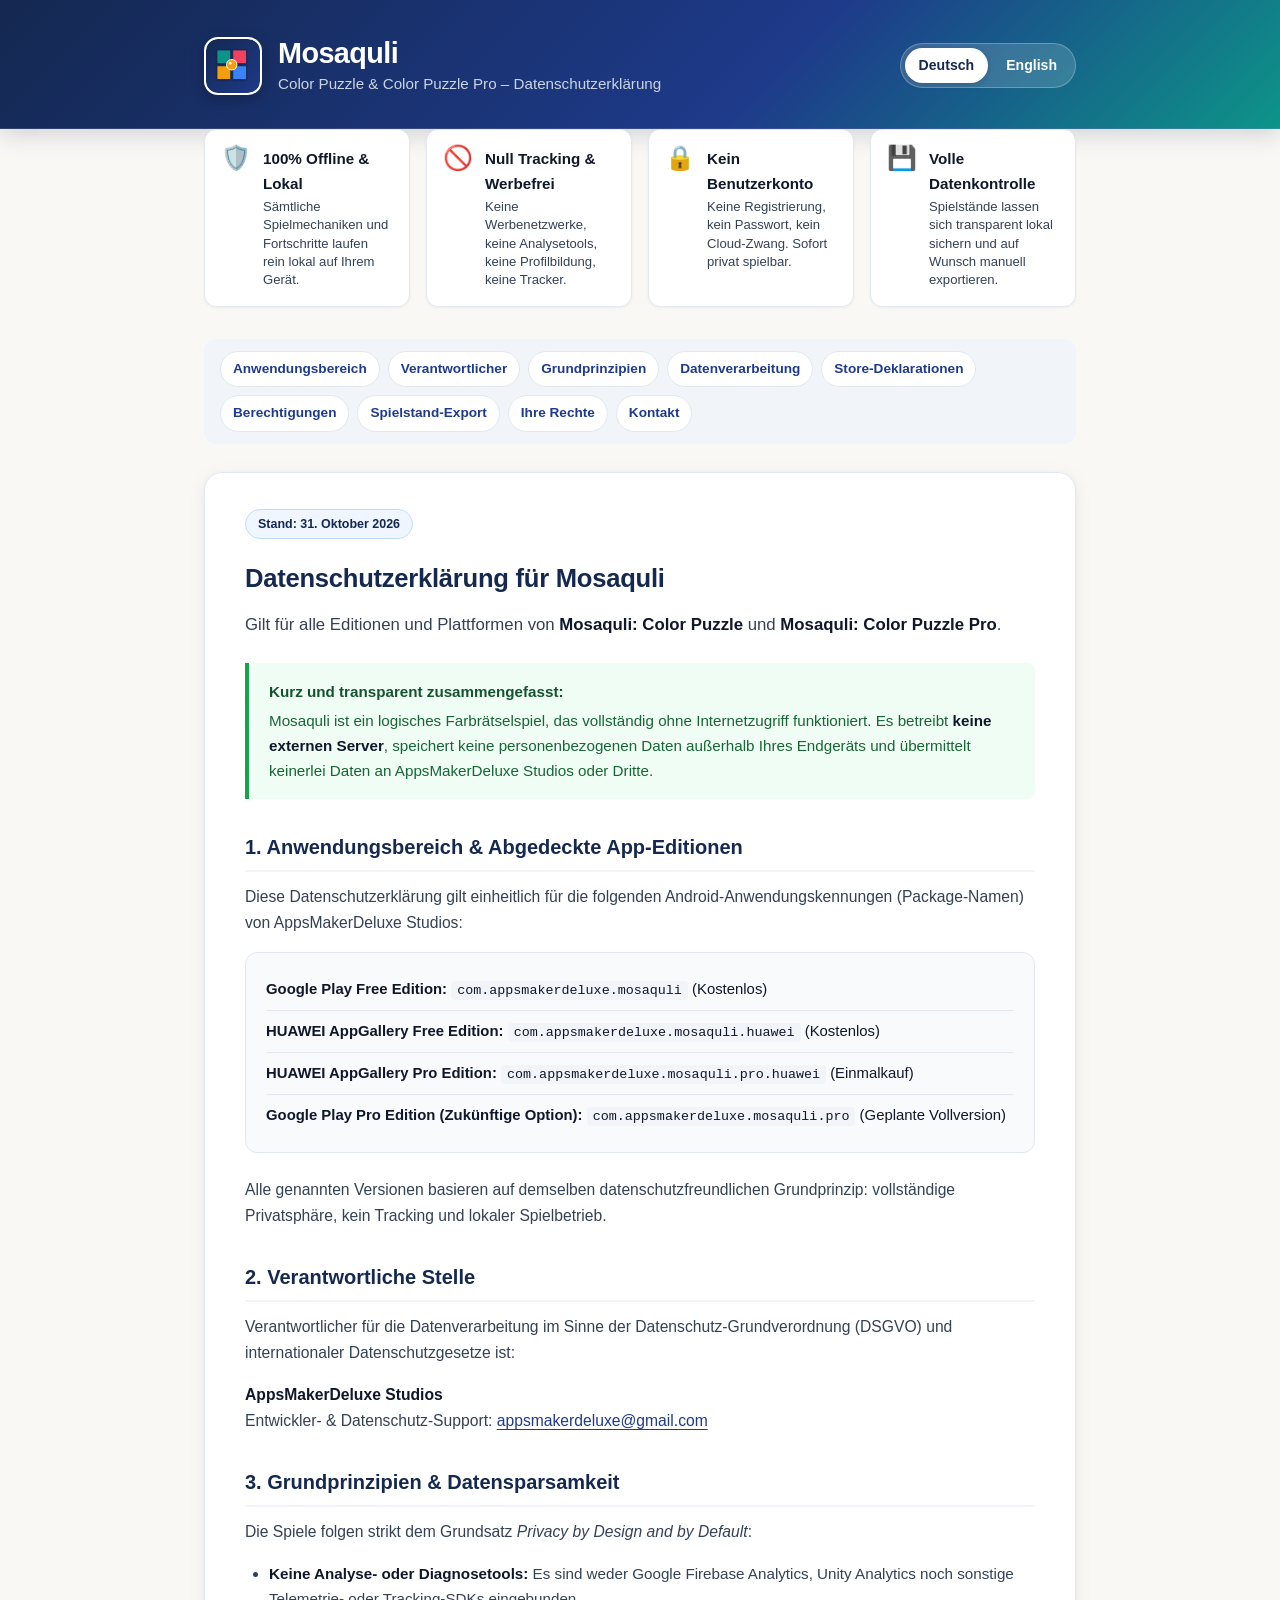
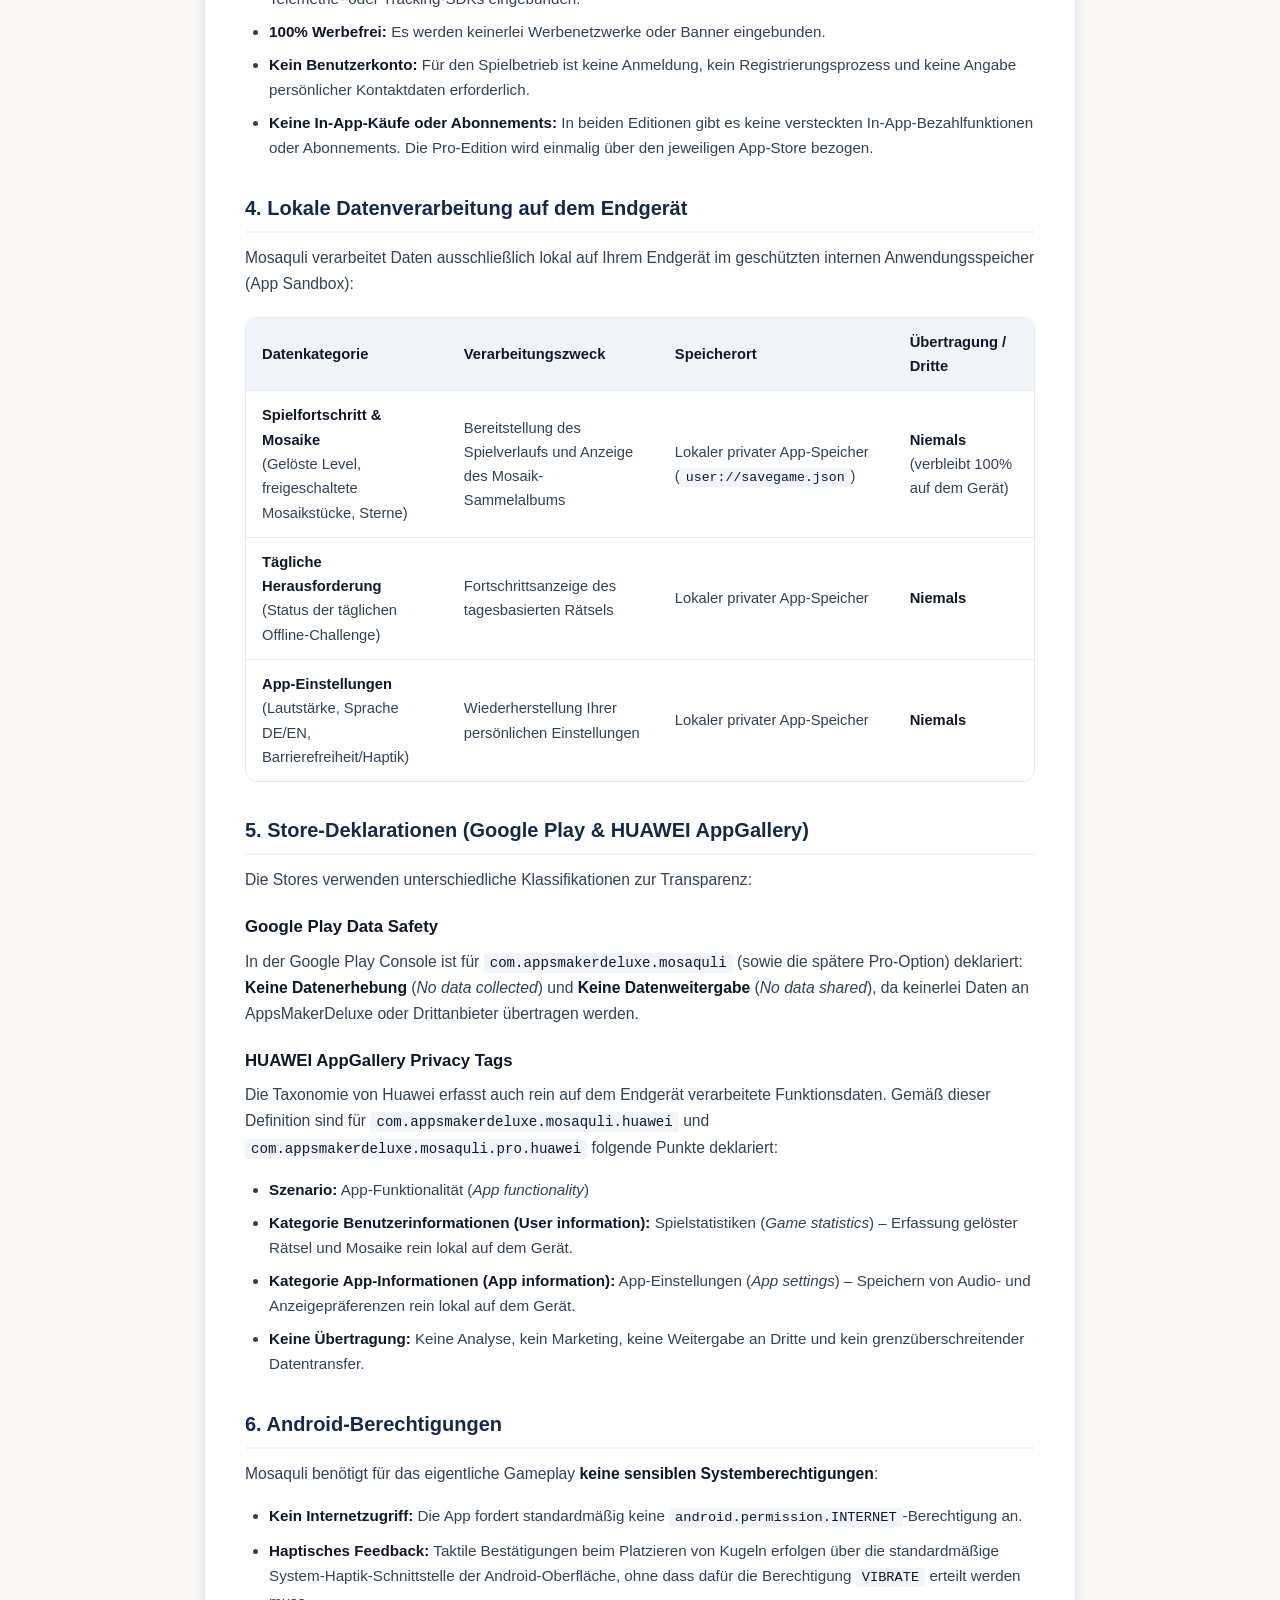
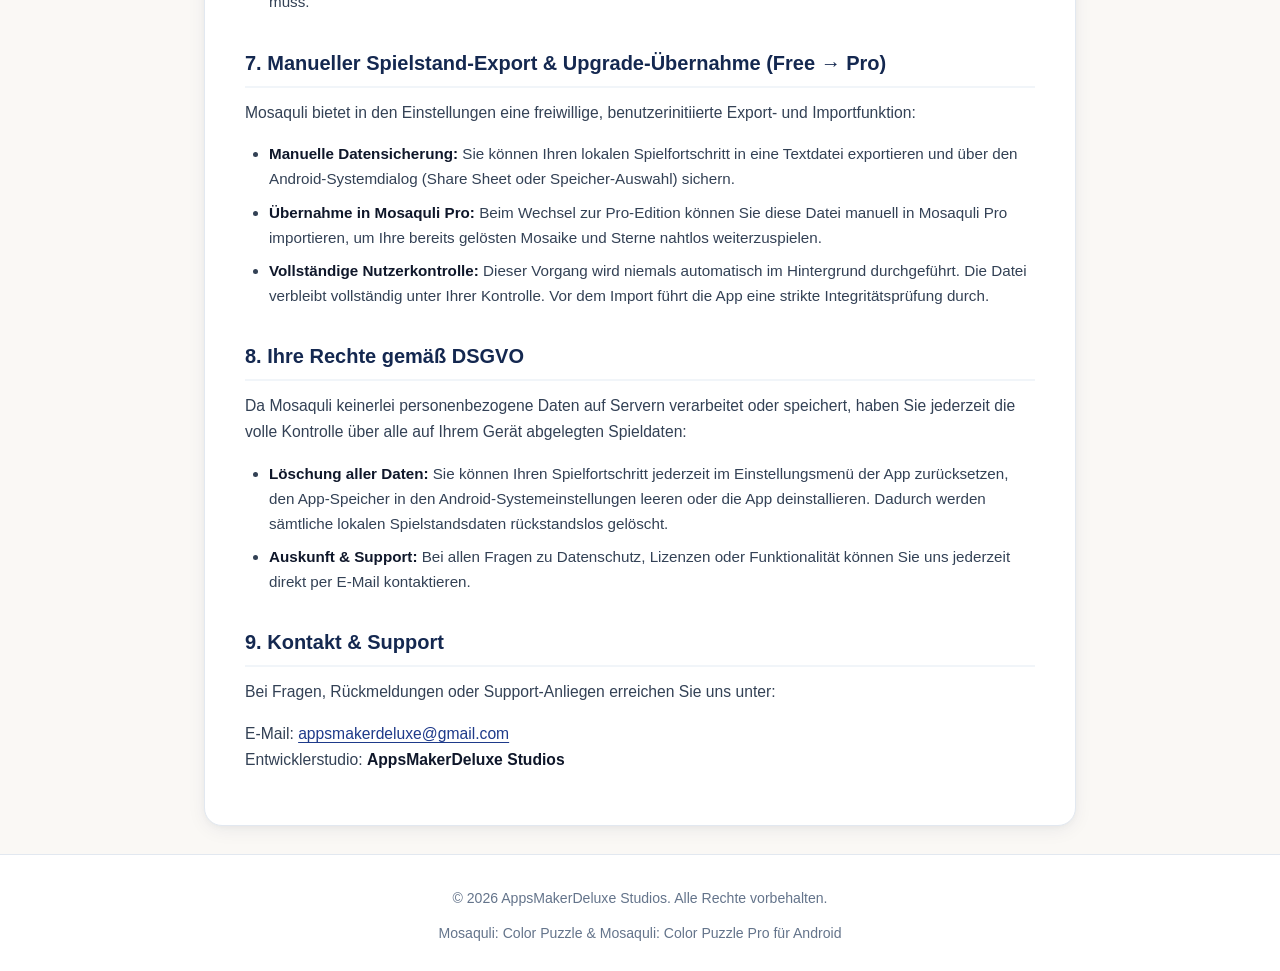
<file: index.html>
<!doctype html>
<html lang="de">
<head>
  <meta charset="utf-8">
  <meta name="viewport" content="width=device-width, initial-scale=1">
  <title>Mosaquli – Datenschutzerklärung &amp; Support</title>
  <meta name="description" content="Offizielle Datenschutzerklärung und Support-Informationen für Mosaquli: Color Puzzle und Mosaquli: Color Puzzle Pro von AppsMakerDeluxe Studios. 100% offline, werbefrei, ohne Tracking.">
  <link rel="stylesheet" href="assets/site.css">
  <link rel="icon" type="image/svg+xml" href="assets/icon.svg">
</head>
<body>

<header>
  <div class="wrap">
    <div class="header-inner">
      <div class="brand-wrap">
        <img src="assets/icon.svg" alt="Mosaquli Icon" class="brand-icon">
        <div>
          <div class="brand-title">Mosaquli</div>
          <div class="brand-subtitle">Color Puzzle &amp; Color Puzzle Pro – Datenschutzerklärung</div>
        </div>
      </div>
      <nav class="lang-switcher" aria-label="Sprachauswahl">
        <a href="index.html" class="lang-btn active">Deutsch</a>
        <a href="en/index.html" class="lang-btn">English</a>
      </nav>
    </div>
  </div>
</header>

<main class="wrap">

  <!-- Trust Badges -->
  <section class="trust-grid" aria-label="Kernmerkmale zum Datenschutz">
    <div class="trust-badge">
      <div class="trust-icon">🛡️</div>
      <div>
        <div class="trust-title">100% Offline &amp; Lokal</div>
        <div class="trust-desc">Sämtliche Spielmechaniken und Fortschritte laufen rein lokal auf Ihrem Gerät.</div>
      </div>
    </div>
    <div class="trust-badge">
      <div class="trust-icon">🚫</div>
      <div>
        <div class="trust-title">Null Tracking &amp; Werbefrei</div>
        <div class="trust-desc">Keine Werbenetzwerke, keine Analysetools, keine Profilbildung, keine Tracker.</div>
      </div>
    </div>
    <div class="trust-badge">
      <div class="trust-icon">🔒</div>
      <div>
        <div class="trust-title">Kein Benutzerkonto</div>
        <div class="trust-desc">Keine Registrierung, kein Passwort, kein Cloud-Zwang. Sofort privat spielbar.</div>
      </div>
    </div>
    <div class="trust-badge">
      <div class="trust-icon">💾</div>
      <div>
        <div class="trust-title">Volle Datenkontrolle</div>
        <div class="trust-desc">Spielstände lassen sich transparent lokal sichern und auf Wunsch manuell exportieren.</div>
      </div>
    </div>
  </section>

  <!-- Quick Nav -->
  <nav class="nav-pills" aria-label="Abschnittsnavigation">
    <a href="#anwendungsbereich" class="nav-pill">Anwendungsbereich</a>
    <a href="#verantwortlicher" class="nav-pill">Verantwortlicher</a>
    <a href="#grundprinzipien" class="nav-pill">Grundprinzipien</a>
    <a href="#datenverarbeitung" class="nav-pill">Datenverarbeitung</a>
    <a href="#store-tags" class="nav-pill">Store-Deklarationen</a>
    <a href="#berechtigungen" class="nav-pill">Berechtigungen</a>
    <a href="#export-import" class="nav-pill">Spielstand-Export</a>
    <a href="#dsgvo" class="nav-pill">Ihre Rechte</a>
    <a href="#kontakt" class="nav-pill">Kontakt</a>
  </nav>

  <!-- Main Policy Card -->
  <article class="card">
    <span class="tag-badge">Stand: 31. Oktober 2026</span>
    <h1 class="card-title">Datenschutzerklärung für Mosaquli</h1>
    <div class="subtitle-edition">Gilt für alle Editionen und Plattformen von <strong>Mosaquli: Color Puzzle</strong> und <strong>Mosaquli: Color Puzzle Pro</strong>.</div>

    <div class="info-box">
      <div class="info-box-title">Kurz und transparent zusammengefasst:</div>
      Mosaquli ist ein logisches Farbrätselspiel, das vollständig ohne Internetzugriff funktioniert. Es betreibt <strong>keine externen Server</strong>, speichert keine personenbezogenen Daten außerhalb Ihres Endgeräts und übermittelt keinerlei Daten an AppsMakerDeluxe Studios oder Dritte.
    </div>

    <section id="anwendungsbereich">
      <h2>1. Anwendungsbereich &amp; Abgedeckte App-Editionen</h2>
      <p>Diese Datenschutzerklärung gilt einheitlich für die folgenden Android-Anwendungskennungen (Package-Namen) von AppsMakerDeluxe Studios:</p>
      <div class="package-matrix">
        <div class="package-item">
          <strong>Google Play Free Edition:</strong> <code>com.appsmakerdeluxe.mosaquli</code> (Kostenlos)
        </div>
        <div class="package-item">
          <strong>HUAWEI AppGallery Free Edition:</strong> <code>com.appsmakerdeluxe.mosaquli.huawei</code> (Kostenlos)
        </div>
        <div class="package-item">
          <strong>HUAWEI AppGallery Pro Edition:</strong> <code>com.appsmakerdeluxe.mosaquli.pro.huawei</code> (Einmalkauf)
        </div>
        <div class="package-item">
          <strong>Google Play Pro Edition (Zukünftige Option):</strong> <code>com.appsmakerdeluxe.mosaquli.pro</code> (Geplante Vollversion)
        </div>
      </div>
      <p>Alle genannten Versionen basieren auf demselben datenschutzfreundlichen Grundprinzip: vollständige Privatsphäre, kein Tracking und lokaler Spielbetrieb.</p>
    </section>

    <section id="verantwortlicher">
      <h2>2. Verantwortliche Stelle</h2>
      <p>Verantwortlicher für die Datenverarbeitung im Sinne der Datenschutz-Grundverordnung (DSGVO) und internationaler Datenschutzgesetze ist:</p>
      <p>
        <strong>AppsMakerDeluxe Studios</strong><br>
        Entwickler- &amp; Datenschutz-Support: <a href="mailto:appsmakerdeluxe@gmail.com">appsmakerdeluxe@gmail.com</a>
      </p>
    </section>

    <section id="grundprinzipien">
      <h2>3. Grundprinzipien &amp; Datensparsamkeit</h2>
      <p>Die Spiele folgen strikt dem Grundsatz <em>Privacy by Design and by Default</em>:</p>
      <ul>
        <li><strong>Keine Analyse- oder Diagnosetools:</strong> Es sind weder Google Firebase Analytics, Unity Analytics noch sonstige Telemetrie- oder Tracking-SDKs eingebunden.</li>
        <li><strong>100% Werbefrei:</strong> Es werden keinerlei Werbenetzwerke oder Banner eingebunden.</li>
        <li><strong>Kein Benutzerkonto:</strong> Für den Spielbetrieb ist keine Anmeldung, kein Registrierungsprozess und keine Angabe persönlicher Kontaktdaten erforderlich.</li>
        <li><strong>Keine In-App-Käufe oder Abonnements:</strong> In beiden Editionen gibt es keine versteckten In-App-Bezahlfunktionen oder Abonnements. Die Pro-Edition wird einmalig über den jeweiligen App-Store bezogen.</li>
      </ul>
    </section>

    <section id="datenverarbeitung">
      <h2>4. Lokale Datenverarbeitung auf dem Endgerät</h2>
      <p>Mosaquli verarbeitet Daten ausschließlich lokal auf Ihrem Endgerät im geschützten internen Anwendungsspeicher (App Sandbox):</p>
      <div class="table-wrap">
        <table>
          <thead>
            <tr>
              <th>Datenkategorie</th>
              <th>Verarbeitungszweck</th>
              <th>Speicherort</th>
              <th>Übertragung / Dritte</th>
            </tr>
          </thead>
          <tbody>
            <tr>
              <td><strong>Spielfortschritt &amp; Mosaike</strong><br>(Gelöste Level, freigeschaltete Mosaikstücke, Sterne)</td>
              <td>Bereitstellung des Spielverlaufs und Anzeige des Mosaik-Sammelalbums</td>
              <td>Lokaler privater App-Speicher (<code>user://savegame.json</code>)</td>
              <td><strong>Niemals</strong> (verbleibt 100% auf dem Gerät)</td>
            </tr>
            <tr>
              <td><strong>Tägliche Herausforderung</strong><br>(Status der täglichen Offline-Challenge)</td>
              <td>Fortschrittsanzeige des tagesbasierten Rätsels</td>
              <td>Lokaler privater App-Speicher</td>
              <td><strong>Niemals</strong></td>
            </tr>
            <tr>
              <td><strong>App-Einstellungen</strong><br>(Lautstärke, Sprache DE/EN, Barrierefreiheit/Haptik)</td>
              <td>Wiederherstellung Ihrer persönlichen Einstellungen</td>
              <td>Lokaler privater App-Speicher</td>
              <td><strong>Niemals</strong></td>
            </tr>
          </tbody>
        </table>
      </div>
    </section>

    <section id="store-tags">
      <h2>5. Store-Deklarationen (Google Play &amp; HUAWEI AppGallery)</h2>
      <p>Die Stores verwenden unterschiedliche Klassifikationen zur Transparenz:</p>
      <h3>Google Play Data Safety</h3>
      <p>In der Google Play Console ist für <code>com.appsmakerdeluxe.mosaquli</code> (sowie die spätere Pro-Option) deklariert: <strong>Keine Datenerhebung</strong> (<em>No data collected</em>) und <strong>Keine Datenweitergabe</strong> (<em>No data shared</em>), da keinerlei Daten an AppsMakerDeluxe oder Drittanbieter übertragen werden.</p>

      <h3>HUAWEI AppGallery Privacy Tags</h3>
      <p>Die Taxonomie von Huawei erfasst auch rein auf dem Endgerät verarbeitete Funktionsdaten. Gemäß dieser Definition sind für <code>com.appsmakerdeluxe.mosaquli.huawei</code> und <code>com.appsmakerdeluxe.mosaquli.pro.huawei</code> folgende Punkte deklariert:</p>
      <ul>
        <li><strong>Szenario:</strong> App-Funktionalität (<em>App functionality</em>)</li>
        <li><strong>Kategorie Benutzerinformationen (User information):</strong> Spielstatistiken (<em>Game statistics</em>) – Erfassung gelöster Rätsel und Mosaike rein lokal auf dem Gerät.</li>
        <li><strong>Kategorie App-Informationen (App information):</strong> App-Einstellungen (<em>App settings</em>) – Speichern von Audio- und Anzeigepräferenzen rein lokal auf dem Gerät.</li>
        <li><strong>Keine Übertragung:</strong> Keine Analyse, kein Marketing, keine Weitergabe an Dritte und kein grenzüberschreitender Datentransfer.</li>
      </ul>
    </section>

    <section id="berechtigungen">
      <h2>6. Android-Berechtigungen</h2>
      <p>Mosaquli benötigt für das eigentliche Gameplay <strong>keine sensiblen Systemberechtigungen</strong>:</p>
      <ul>
        <li><strong>Kein Internetzugriff:</strong> Die App fordert standardmäßig keine <code>android.permission.INTERNET</code>-Berechtigung an.</li>
        <li><strong>Haptisches Feedback:</strong> Taktile Bestätigungen beim Platzieren von Kugeln erfolgen über die standardmäßige System-Haptik-Schnittstelle der Android-Oberfläche, ohne dass dafür die Berechtigung <code>VIBRATE</code> erteilt werden muss.</li>
      </ul>
    </section>

    <section id="export-import">
      <h2>7. Manueller Spielstand-Export &amp; Upgrade-Übernahme (Free &rarr; Pro)</h2>
      <p>Mosaquli bietet in den Einstellungen eine freiwillige, benutzerinitiierte Export- und Importfunktion:</p>
      <ul>
        <li><strong>Manuelle Datensicherung:</strong> Sie können Ihren lokalen Spielfortschritt in eine Textdatei exportieren und über den Android-Systemdialog (Share Sheet oder Speicher-Auswahl) sichern.</li>
        <li><strong>Übernahme in Mosaquli Pro:</strong> Beim Wechsel zur Pro-Edition können Sie diese Datei manuell in Mosaquli Pro importieren, um Ihre bereits gelösten Mosaike und Sterne nahtlos weiterzuspielen.</li>
        <li><strong>Vollständige Nutzerkontrolle:</strong> Dieser Vorgang wird niemals automatisch im Hintergrund durchgeführt. Die Datei verbleibt vollständig unter Ihrer Kontrolle. Vor dem Import führt die App eine strikte Integritätsprüfung durch.</li>
      </ul>
    </section>

    <section id="dsgvo">
      <h2>8. Ihre Rechte gemäß DSGVO</h2>
      <p>Da Mosaquli keinerlei personenbezogene Daten auf Servern verarbeitet oder speichert, haben Sie jederzeit die volle Kontrolle über alle auf Ihrem Gerät abgelegten Spieldaten:</p>
      <ul>
        <li><strong>Löschung aller Daten:</strong> Sie können Ihren Spielfortschritt jederzeit im Einstellungsmenü der App zurücksetzen, den App-Speicher in den Android-Systemeinstellungen leeren oder die App deinstallieren. Dadurch werden sämtliche lokalen Spielstandsdaten rückstandslos gelöscht.</li>
        <li><strong>Auskunft &amp; Support:</strong> Bei allen Fragen zu Datenschutz, Lizenzen oder Funktionalität können Sie uns jederzeit direkt per E-Mail kontaktieren.</li>
      </ul>
    </section>

    <section id="kontakt">
      <h2>9. Kontakt &amp; Support</h2>
      <p>Bei Fragen, Rückmeldungen oder Support-Anliegen erreichen Sie uns unter:</p>
      <p>
        E-Mail: <a href="mailto:appsmakerdeluxe@gmail.com">appsmakerdeluxe@gmail.com</a><br>
        Entwicklerstudio: <strong>AppsMakerDeluxe Studios</strong>
      </p>
    </section>

  </article>

</main>

<footer>
  <div class="wrap footer-inner">
    <div>&copy; 2026 AppsMakerDeluxe Studios. Alle Rechte vorbehalten.</div>
    <div>Mosaquli: Color Puzzle &amp; Mosaquli: Color Puzzle Pro für Android</div>
  </div>
</footer>

</body>
</html>
</file>
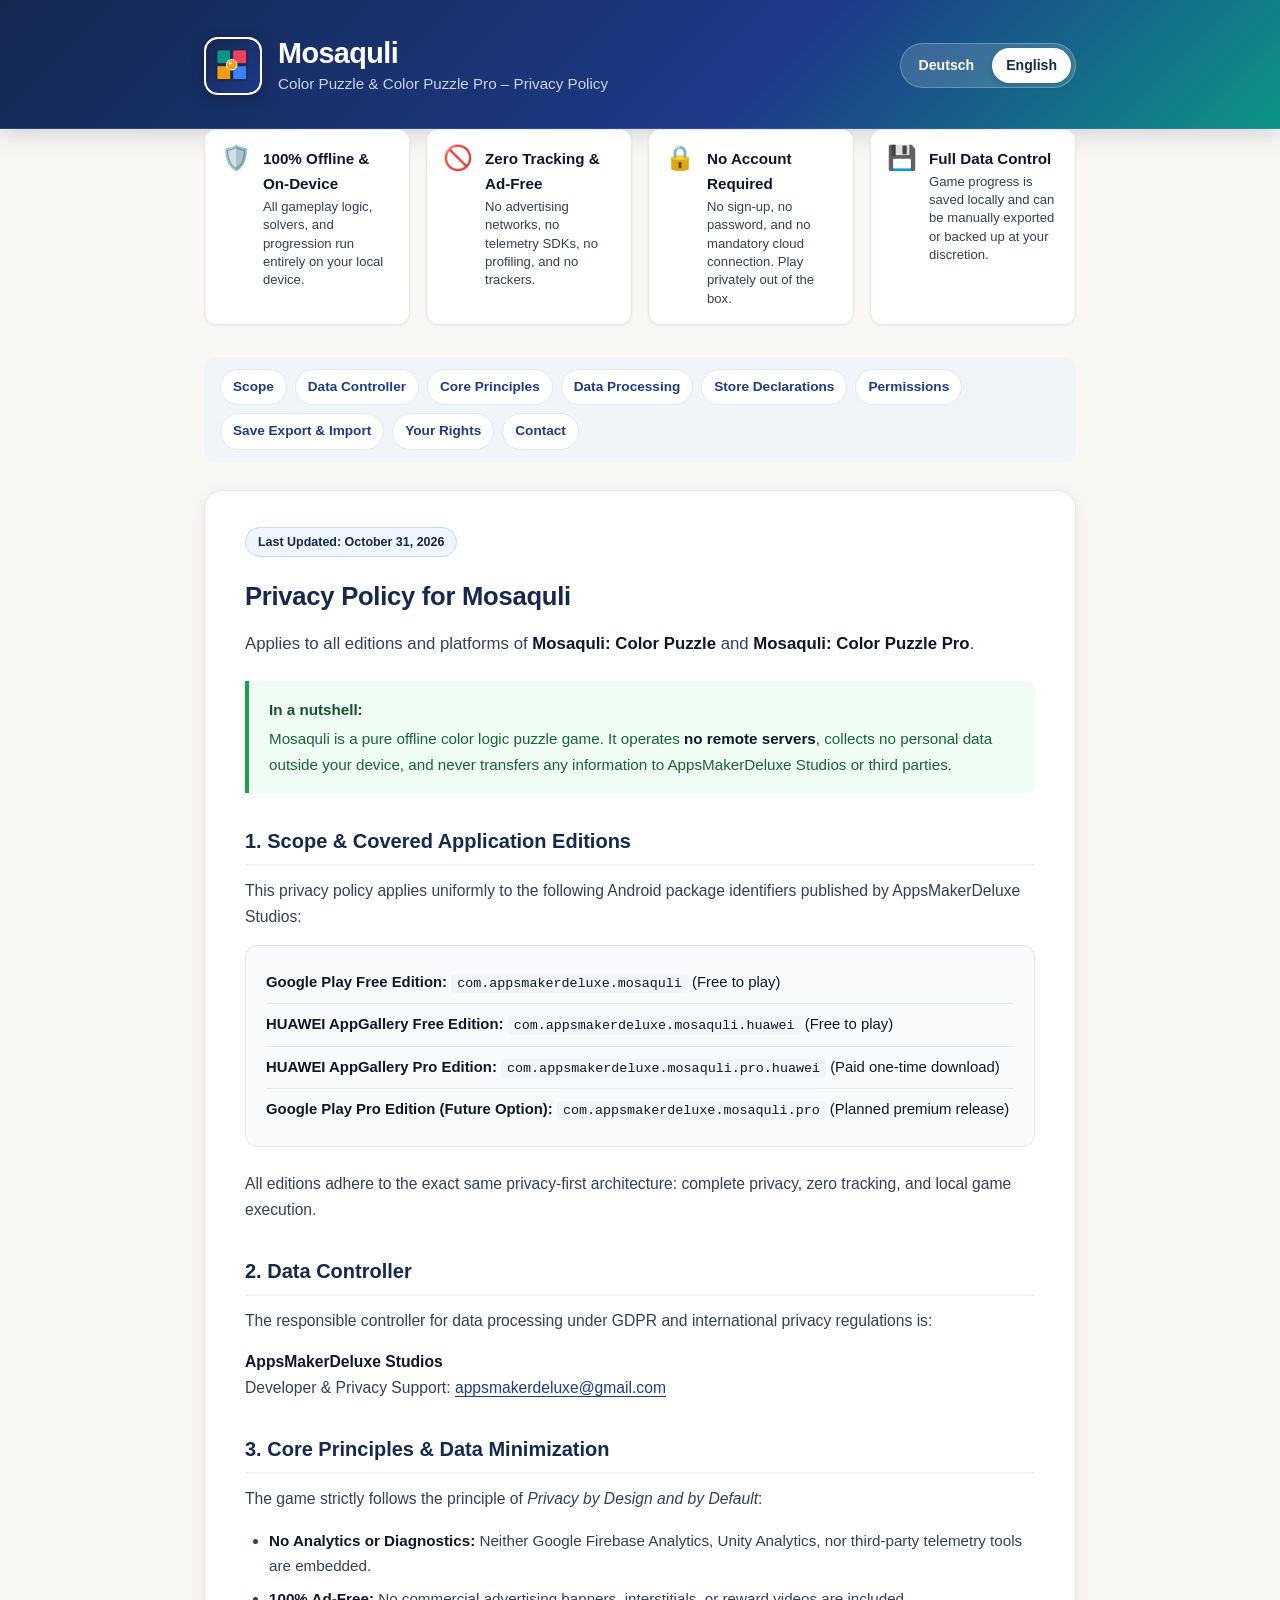
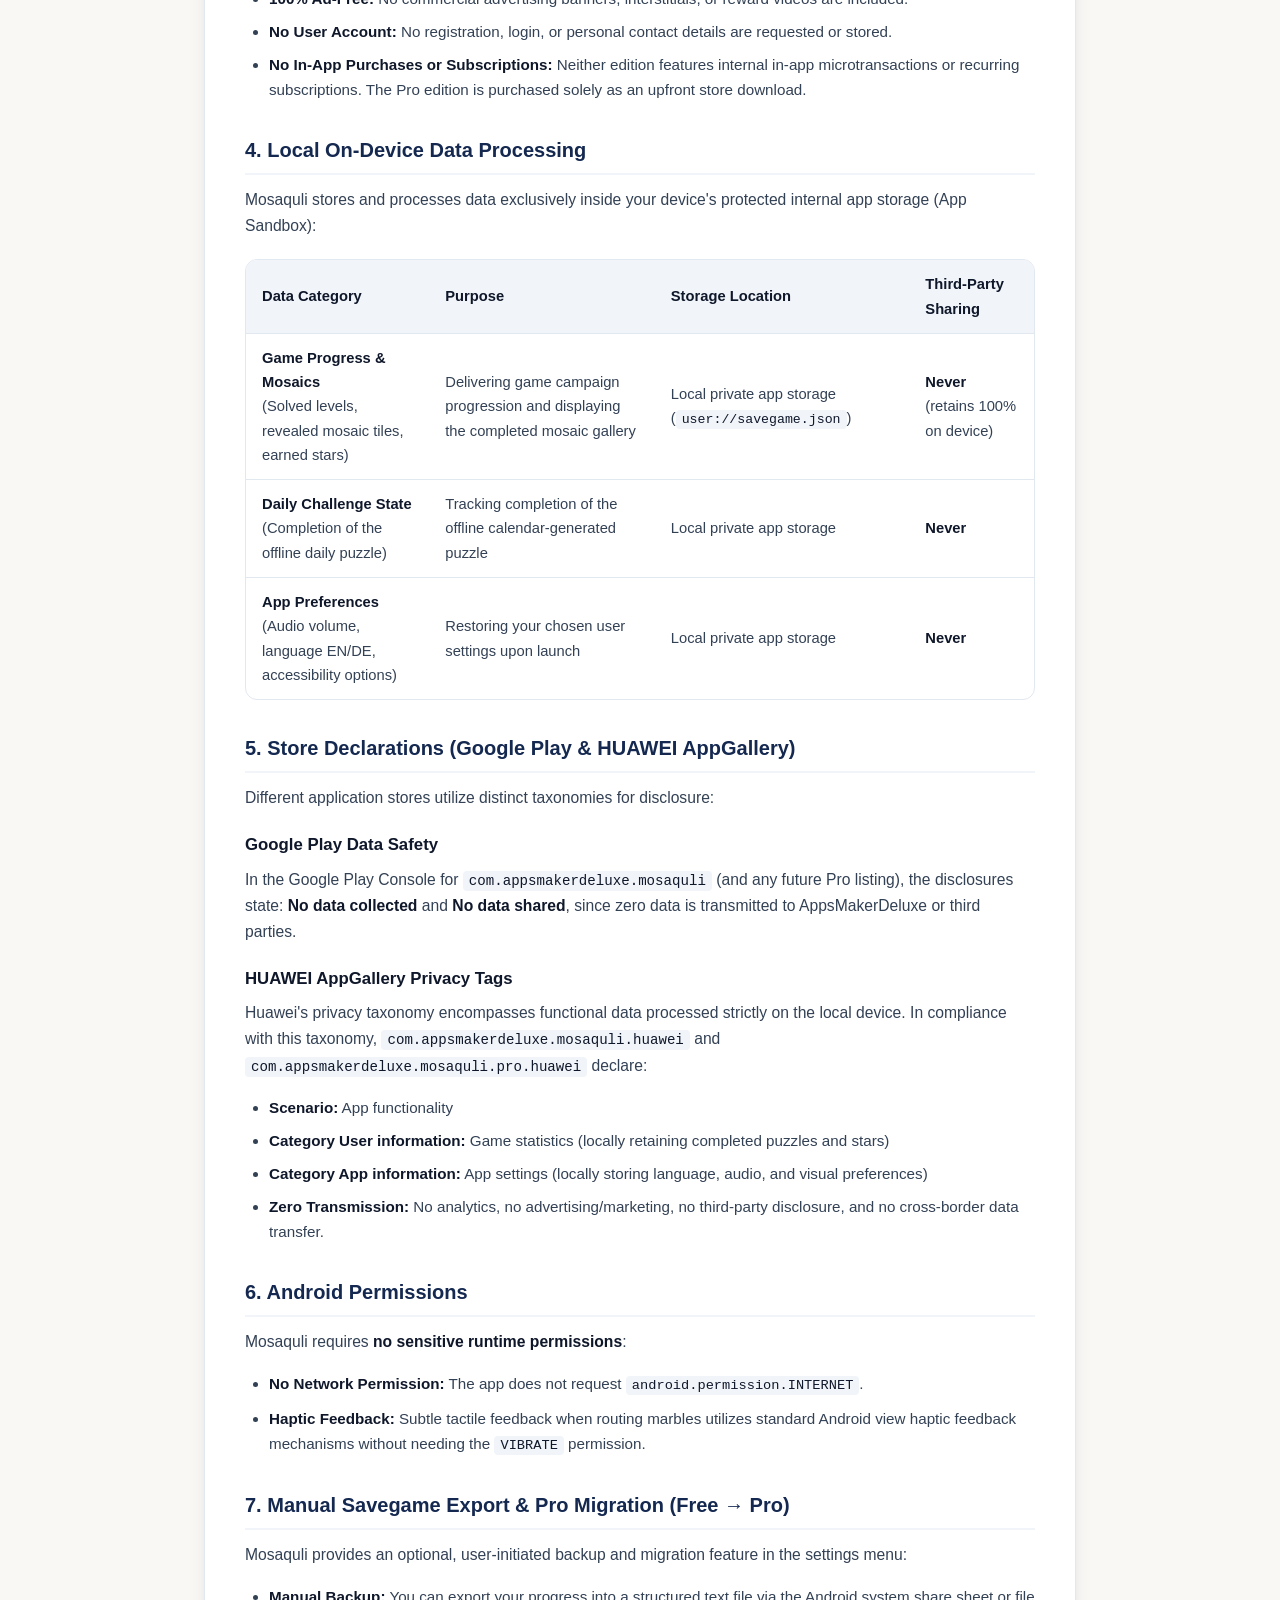
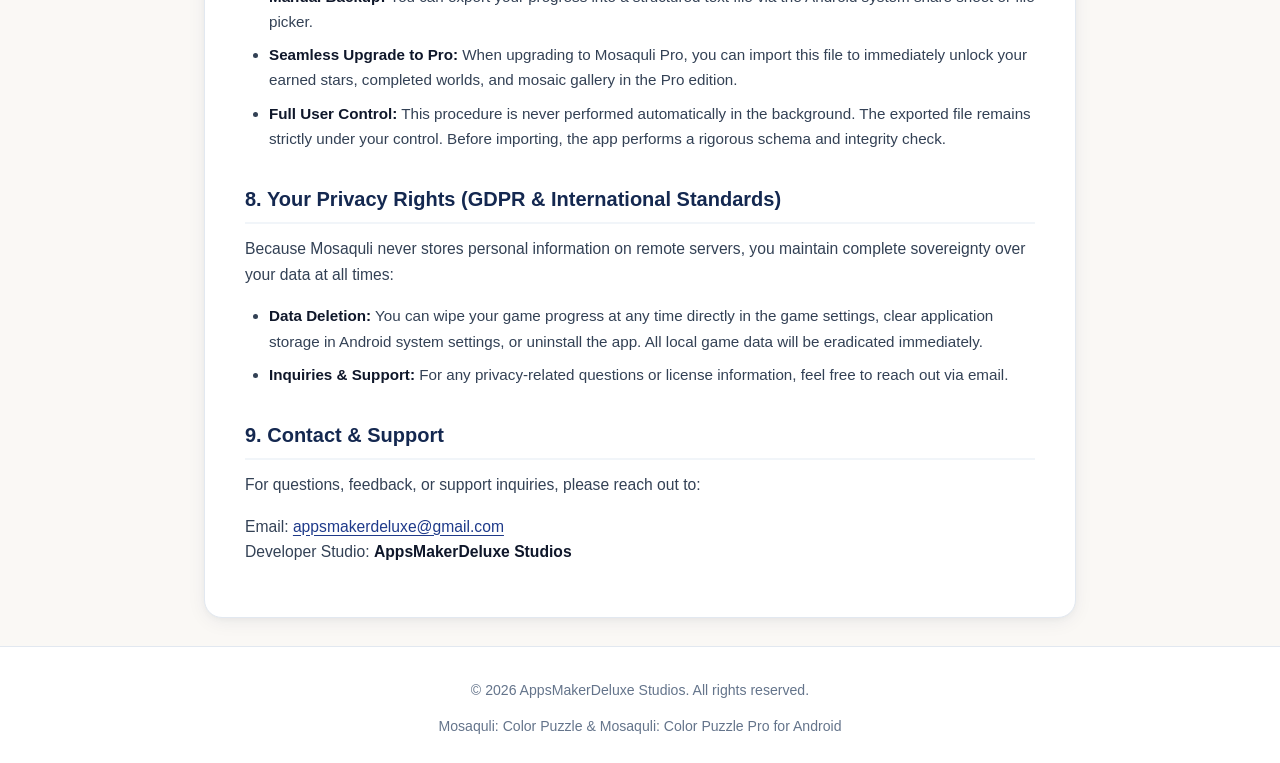
<file: en/index.html>
<!doctype html>
<html lang="en">
<head>
  <meta charset="utf-8">
  <meta name="viewport" content="width=device-width, initial-scale=1">
  <title>Mosaquli – Privacy Policy &amp; Support</title>
  <meta name="description" content="Official Privacy Policy and Support information for Mosaquli: Color Puzzle and Mosaquli: Color Puzzle Pro by AppsMakerDeluxe Studios. 100% offline, ad-free, zero tracking.">
  <link rel="stylesheet" href="../assets/site.css">
  <link rel="icon" type="image/svg+xml" href="../assets/icon.svg">
</head>
<body>

<header>
  <div class="wrap">
    <div class="header-inner">
      <div class="brand-wrap">
        <img src="../assets/icon.svg" alt="Mosaquli Icon" class="brand-icon">
        <div>
          <div class="brand-title">Mosaquli</div>
          <div class="brand-subtitle">Color Puzzle &amp; Color Puzzle Pro – Privacy Policy</div>
        </div>
      </div>
      <nav class="lang-switcher" aria-label="Language selection">
        <a href="../index.html" class="lang-btn">Deutsch</a>
        <a href="index.html" class="lang-btn active">English</a>
      </nav>
    </div>
  </div>
</header>

<main class="wrap">

  <!-- Trust Badges -->
  <section class="trust-grid" aria-label="Key Privacy Features">
    <div class="trust-badge">
      <div class="trust-icon">🛡️</div>
      <div>
        <div class="trust-title">100% Offline &amp; On-Device</div>
        <div class="trust-desc">All gameplay logic, solvers, and progression run entirely on your local device.</div>
      </div>
    </div>
    <div class="trust-badge">
      <div class="trust-icon">🚫</div>
      <div>
        <div class="trust-title">Zero Tracking &amp; Ad-Free</div>
        <div class="trust-desc">No advertising networks, no telemetry SDKs, no profiling, and no trackers.</div>
      </div>
    </div>
    <div class="trust-badge">
      <div class="trust-icon">🔒</div>
      <div>
        <div class="trust-title">No Account Required</div>
        <div class="trust-desc">No sign-up, no password, and no mandatory cloud connection. Play privately out of the box.</div>
      </div>
    </div>
    <div class="trust-badge">
      <div class="trust-icon">💾</div>
      <div>
        <div class="trust-title">Full Data Control</div>
        <div class="trust-desc">Game progress is saved locally and can be manually exported or backed up at your discretion.</div>
      </div>
    </div>
  </section>

  <!-- Quick Nav -->
  <nav class="nav-pills" aria-label="Section navigation">
    <a href="#scope" class="nav-pill">Scope</a>
    <a href="#controller" class="nav-pill">Data Controller</a>
    <a href="#principles" class="nav-pill">Core Principles</a>
    <a href="#processing" class="nav-pill">Data Processing</a>
    <a href="#store-tags" class="nav-pill">Store Declarations</a>
    <a href="#permissions" class="nav-pill">Permissions</a>
    <a href="#export-import" class="nav-pill">Save Export &amp; Import</a>
    <a href="#rights" class="nav-pill">Your Rights</a>
    <a href="#contact" class="nav-pill">Contact</a>
  </nav>

  <!-- Main Policy Card -->
  <article class="card">
    <span class="tag-badge">Last Updated: October 31, 2026</span>
    <h1 class="card-title">Privacy Policy for Mosaquli</h1>
    <div class="subtitle-edition">Applies to all editions and platforms of <strong>Mosaquli: Color Puzzle</strong> and <strong>Mosaquli: Color Puzzle Pro</strong>.</div>

    <div class="info-box">
      <div class="info-box-title">In a nutshell:</div>
      Mosaquli is a pure offline color logic puzzle game. It operates <strong>no remote servers</strong>, collects no personal data outside your device, and never transfers any information to AppsMakerDeluxe Studios or third parties.
    </div>

    <section id="scope">
      <h2>1. Scope &amp; Covered Application Editions</h2>
      <p>This privacy policy applies uniformly to the following Android package identifiers published by AppsMakerDeluxe Studios:</p>
      <div class="package-matrix">
        <div class="package-item">
          <strong>Google Play Free Edition:</strong> <code>com.appsmakerdeluxe.mosaquli</code> (Free to play)
        </div>
        <div class="package-item">
          <strong>HUAWEI AppGallery Free Edition:</strong> <code>com.appsmakerdeluxe.mosaquli.huawei</code> (Free to play)
        </div>
        <div class="package-item">
          <strong>HUAWEI AppGallery Pro Edition:</strong> <code>com.appsmakerdeluxe.mosaquli.pro.huawei</code> (Paid one-time download)
        </div>
        <div class="package-item">
          <strong>Google Play Pro Edition (Future Option):</strong> <code>com.appsmakerdeluxe.mosaquli.pro</code> (Planned premium release)
        </div>
      </div>
      <p>All editions adhere to the exact same privacy-first architecture: complete privacy, zero tracking, and local game execution.</p>
    </section>

    <section id="controller">
      <h2>2. Data Controller</h2>
      <p>The responsible controller for data processing under GDPR and international privacy regulations is:</p>
      <p>
        <strong>AppsMakerDeluxe Studios</strong><br>
        Developer &amp; Privacy Support: <a href="mailto:appsmakerdeluxe@gmail.com">appsmakerdeluxe@gmail.com</a>
      </p>
    </section>

    <section id="principles">
      <h2>3. Core Principles &amp; Data Minimization</h2>
      <p>The game strictly follows the principle of <em>Privacy by Design and by Default</em>:</p>
      <ul>
        <li><strong>No Analytics or Diagnostics:</strong> Neither Google Firebase Analytics, Unity Analytics, nor third-party telemetry tools are embedded.</li>
        <li><strong>100% Ad-Free:</strong> No commercial advertising banners, interstitials, or reward videos are included.</li>
        <li><strong>No User Account:</strong> No registration, login, or personal contact details are requested or stored.</li>
        <li><strong>No In-App Purchases or Subscriptions:</strong> Neither edition features internal in-app microtransactions or recurring subscriptions. The Pro edition is purchased solely as an upfront store download.</li>
      </ul>
    </section>

    <section id="processing">
      <h2>4. Local On-Device Data Processing</h2>
      <p>Mosaquli stores and processes data exclusively inside your device's protected internal app storage (App Sandbox):</p>
      <div class="table-wrap">
        <table>
          <thead>
            <tr>
              <th>Data Category</th>
              <th>Purpose</th>
              <th>Storage Location</th>
              <th>Third-Party Sharing</th>
            </tr>
          </thead>
          <tbody>
            <tr>
              <td><strong>Game Progress &amp; Mosaics</strong><br>(Solved levels, revealed mosaic tiles, earned stars)</td>
              <td>Delivering game campaign progression and displaying the completed mosaic gallery</td>
              <td>Local private app storage (<code>user://savegame.json</code>)</td>
              <td><strong>Never</strong> (retains 100% on device)</td>
            </tr>
            <tr>
              <td><strong>Daily Challenge State</strong><br>(Completion of the offline daily puzzle)</td>
              <td>Tracking completion of the offline calendar-generated puzzle</td>
              <td>Local private app storage</td>
              <td><strong>Never</strong></td>
            </tr>
            <tr>
              <td><strong>App Preferences</strong><br>(Audio volume, language EN/DE, accessibility options)</td>
              <td>Restoring your chosen user settings upon launch</td>
              <td>Local private app storage</td>
              <td><strong>Never</strong></td>
            </tr>
          </tbody>
        </table>
      </div>
    </section>

    <section id="store-tags">
      <h2>5. Store Declarations (Google Play &amp; HUAWEI AppGallery)</h2>
      <p>Different application stores utilize distinct taxonomies for disclosure:</p>
      <h3>Google Play Data Safety</h3>
      <p>In the Google Play Console for <code>com.appsmakerdeluxe.mosaquli</code> (and any future Pro listing), the disclosures state: <strong>No data collected</strong> and <strong>No data shared</strong>, since zero data is transmitted to AppsMakerDeluxe or third parties.</p>

      <h3>HUAWEI AppGallery Privacy Tags</h3>
      <p>Huawei's privacy taxonomy encompasses functional data processed strictly on the local device. In compliance with this taxonomy, <code>com.appsmakerdeluxe.mosaquli.huawei</code> and <code>com.appsmakerdeluxe.mosaquli.pro.huawei</code> declare:</p>
      <ul>
        <li><strong>Scenario:</strong> App functionality</li>
        <li><strong>Category User information:</strong> Game statistics (locally retaining completed puzzles and stars)</li>
        <li><strong>Category App information:</strong> App settings (locally storing language, audio, and visual preferences)</li>
        <li><strong>Zero Transmission:</strong> No analytics, no advertising/marketing, no third-party disclosure, and no cross-border data transfer.</li>
      </ul>
    </section>

    <section id="permissions">
      <h2>6. Android Permissions</h2>
      <p>Mosaquli requires <strong>no sensitive runtime permissions</strong>:</p>
      <ul>
        <li><strong>No Network Permission:</strong> The app does not request <code>android.permission.INTERNET</code>.</li>
        <li><strong>Haptic Feedback:</strong> Subtle tactile feedback when routing marbles utilizes standard Android view haptic feedback mechanisms without needing the <code>VIBRATE</code> permission.</li>
      </ul>
    </section>

    <section id="export-import">
      <h2>7. Manual Savegame Export &amp; Pro Migration (Free &rarr; Pro)</h2>
      <p>Mosaquli provides an optional, user-initiated backup and migration feature in the settings menu:</p>
      <ul>
        <li><strong>Manual Backup:</strong> You can export your progress into a structured text file via the Android system share sheet or file picker.</li>
        <li><strong>Seamless Upgrade to Pro:</strong> When upgrading to Mosaquli Pro, you can import this file to immediately unlock your earned stars, completed worlds, and mosaic gallery in the Pro edition.</li>
        <li><strong>Full User Control:</strong> This procedure is never performed automatically in the background. The exported file remains strictly under your control. Before importing, the app performs a rigorous schema and integrity check.</li>
      </ul>
    </section>

    <section id="rights">
      <h2>8. Your Privacy Rights (GDPR &amp; International Standards)</h2>
      <p>Because Mosaquli never stores personal information on remote servers, you maintain complete sovereignty over your data at all times:</p>
      <ul>
        <li><strong>Data Deletion:</strong> You can wipe your game progress at any time directly in the game settings, clear application storage in Android system settings, or uninstall the app. All local game data will be eradicated immediately.</li>
        <li><strong>Inquiries &amp; Support:</strong> For any privacy-related questions or license information, feel free to reach out via email.</li>
      </ul>
    </section>

    <section id="contact">
      <h2>9. Contact &amp; Support</h2>
      <p>For questions, feedback, or support inquiries, please reach out to:</p>
      <p>
        Email: <a href="mailto:appsmakerdeluxe@gmail.com">appsmakerdeluxe@gmail.com</a><br>
        Developer Studio: <strong>AppsMakerDeluxe Studios</strong>
      </p>
    </section>

  </article>

</main>

<footer>
  <div class="wrap footer-inner">
    <div>&copy; 2026 AppsMakerDeluxe Studios. All rights reserved.</div>
    <div>Mosaquli: Color Puzzle &amp; Mosaquli: Color Puzzle Pro for Android</div>
  </div>
</footer>

</body>
</html>
</file>
<file: assets/site.css>
:root {
  --primary: #142850;
  --primary-light: #1e3a8a;
  --accent-teal: #0d9488;
  --accent-coral: #f43f5e;
  --accent-gold: #f59e0b;
  --bg: #faf8f5;
  --surface: #ffffff;
  --surface-alt: #f1f5f9;
  --text-main: #0f172a;
  --text-muted: #334155;
  --text-light: #64748b;
  --border: #e2e8f0;
  --radius-lg: 18px;
  --radius-md: 12px;
  --radius-sm: 8px;
  --shadow-sm: 0 1px 3px rgba(0, 0, 0, 0.05);
  --shadow-md: 0 4px 20px -2px rgba(20, 40, 80, 0.08), 0 2px 6px -1px rgba(0, 0, 0, 0.04);
}

* {
  box-sizing: border-box;
  margin: 0;
  padding: 0;
}

body {
  font-family: -apple-system, BlinkMacSystemFont, "Segoe UI", Roboto, "Helvetica Neue", Arial, sans-serif;
  background-color: var(--bg);
  color: var(--text-main);
  line-height: 1.65;
  -webkit-font-smoothing: antialiased;
}

.wrap {
  max-width: 920px;
  margin: 0 auto;
  padding: 0 24px;
}

/* Header */
header {
  background: linear-gradient(135deg, #142850 0%, #1e3a8a 60%, #0d9488 100%);
  color: white;
  padding: 36px 0 32px 0;
  border-bottom: 1px solid rgba(255, 255, 255, 0.12);
  box-shadow: 0 4px 24px rgba(20, 40, 80, 0.2);
}

.header-inner {
  display: flex;
  align-items: center;
  justify-content: space-between;
  flex-wrap: wrap;
  gap: 20px;
}

.brand-wrap {
  display: flex;
  align-items: center;
  gap: 16px;
}

.brand-icon {
  width: 58px;
  height: 58px;
  border-radius: 14px;
  box-shadow: 0 4px 14px rgba(0, 0, 0, 0.25);
  background: white;
  padding: 2px;
  display: block;
}

.brand-title {
  font-size: 1.8rem;
  font-weight: 800;
  letter-spacing: -0.02em;
  line-height: 1.2;
}

.brand-subtitle {
  font-size: 0.95rem;
  color: #cbd5e1;
  font-weight: 400;
}

/* Language Switcher */
.lang-switcher {
  display: flex;
  align-items: center;
  background: rgba(255, 255, 255, 0.15);
  border: 1px solid rgba(255, 255, 255, 0.25);
  border-radius: 9999px;
  padding: 4px;
  gap: 4px;
}

.lang-btn {
  padding: 6px 14px;
  font-size: 0.88rem;
  font-weight: 600;
  color: white;
  text-decoration: none;
  border-radius: 9999px;
  transition: all 0.2s ease;
}

.lang-btn.active {
  background: white;
  color: var(--primary);
  box-shadow: 0 2px 6px rgba(0, 0, 0, 0.15);
}

.lang-btn:hover:not(.active) {
  background: rgba(255, 255, 255, 0.2);
}

/* Main Content */
main {
  padding: 32px 0 64px 0;
}

/* Trust Badges */
.trust-grid {
  display: grid;
  grid-template-columns: repeat(auto-fit, minmax(200px, 1fr));
  gap: 16px;
  margin-bottom: 32px;
}

.trust-badge {
  background: var(--surface);
  border: 1px solid var(--border);
  border-radius: var(--radius-md);
  padding: 16px;
  display: flex;
  align-items: flex-start;
  gap: 12px;
  box-shadow: var(--shadow-sm);
  transition: transform 0.15s ease, box-shadow 0.15s ease;
}

.trust-badge:hover {
  transform: translateY(-2px);
  box-shadow: var(--shadow-md);
}

.trust-icon {
  font-size: 1.5rem;
  line-height: 1;
}

.trust-title {
  font-size: 0.95rem;
  font-weight: 700;
  color: var(--text-main);
  margin-bottom: 2px;
}

.trust-desc {
  font-size: 0.82rem;
  color: var(--text-muted);
  line-height: 1.4;
}

/* Navigation Pills */
.nav-pills {
  display: flex;
  flex-wrap: wrap;
  gap: 8px;
  margin-bottom: 28px;
  padding: 12px 16px;
  background: var(--surface-alt);
  border-radius: var(--radius-md);
}

.nav-pill {
  font-size: 0.85rem;
  color: var(--primary-light);
  text-decoration: none;
  padding: 6px 12px;
  background: var(--surface);
  border: 1px solid var(--border);
  border-radius: 9999px;
  font-weight: 600;
  transition: all 0.2s;
}

.nav-pill:hover {
  background: var(--primary);
  color: white;
  border-color: var(--primary);
}

/* Card Container */
.card {
  background: var(--surface);
  border-radius: var(--radius-lg);
  padding: 36px 40px;
  margin-bottom: 28px;
  border: 1px solid var(--border);
  box-shadow: var(--shadow-md);
}

.tag-badge {
  display: inline-block;
  font-size: 0.78rem;
  font-weight: 700;
  color: var(--primary);
  background: #eff6ff;
  border: 1px solid #bfdbfe;
  padding: 4px 12px;
  border-radius: 9999px;
  margin-bottom: 18px;
}

.card-title {
  font-size: 1.6rem;
  font-weight: 800;
  letter-spacing: -0.01em;
  color: var(--primary);
  margin-bottom: 12px;
}

.subtitle-edition {
  font-size: 1.05rem;
  color: var(--text-muted);
  margin-bottom: 24px;
}

h2 {
  font-size: 1.25rem;
  font-weight: 700;
  color: var(--primary);
  margin: 32px 0 12px 0;
  padding-bottom: 6px;
  border-bottom: 2px solid var(--surface-alt);
}

h3 {
  font-size: 1.05rem;
  font-weight: 600;
  color: var(--text-main);
  margin: 20px 0 8px 0;
}

p {
  color: var(--text-muted);
  margin-bottom: 16px;
  font-size: 0.98rem;
}

ul {
  margin: 0 0 16px 24px;
  color: var(--text-muted);
}

li {
  margin-bottom: 8px;
  font-size: 0.95rem;
}

strong {
  color: var(--text-main);
}

code {
  background: #f1f5f9;
  padding: 2px 6px;
  border-radius: 4px;
  font-size: 0.9em;
  color: #0f172a;
}

a {
  color: var(--primary-light);
  text-decoration: underline;
  text-underline-offset: 3px;
}

a:hover {
  color: var(--accent-coral);
}

/* Info Box */
.info-box {
  background: #f0fdf4;
  border-left: 4px solid #16a34a;
  border-radius: 0 var(--radius-sm) var(--radius-sm) 0;
  padding: 16px 20px;
  margin: 20px 0;
  color: #166534;
  font-size: 0.95rem;
}

.info-box-title {
  font-weight: 700;
  margin-bottom: 4px;
  color: #14532d;
}

/* Package List */
.package-matrix {
  background: #f8fafc;
  border: 1px solid var(--border);
  border-radius: var(--radius-md);
  padding: 16px 20px;
  margin: 16px 0 24px 0;
}

.package-item {
  padding: 8px 0;
  border-bottom: 1px solid var(--border);
  font-size: 0.93rem;
}

.package-item:last-child {
  border-bottom: none;
}

/* Table */
.table-wrap {
  overflow-x: auto;
  margin: 20px 0 28px 0;
  border: 1px solid var(--border);
  border-radius: var(--radius-md);
}

table {
  width: 100%;
  border-collapse: collapse;
  font-size: 0.92rem;
  text-align: left;
}

th {
  background: var(--surface-alt);
  color: var(--text-main);
  font-weight: 700;
  padding: 12px 16px;
  border-bottom: 1px solid var(--border);
}

td {
  padding: 12px 16px;
  border-bottom: 1px solid var(--border);
  color: var(--text-muted);
}

tr:last-child td {
  border-bottom: none;
}

tr:hover td {
  background: #f8fafc;
}

/* Footer */
footer {
  background: white;
  border-top: 1px solid var(--border);
  padding: 32px 0;
  text-align: center;
  color: var(--text-light);
  font-size: 0.88rem;
}

.footer-inner {
  display: flex;
  flex-direction: column;
  align-items: center;
  gap: 12px;
}

@media (max-width: 680px) {
  .card {
    padding: 24px 18px;
  }
  .header-inner {
    flex-direction: column;
    align-items: flex-start;
  }
  .lang-switcher {
    align-self: flex-end;
    margin-top: -44px;
  }
}
</file>
